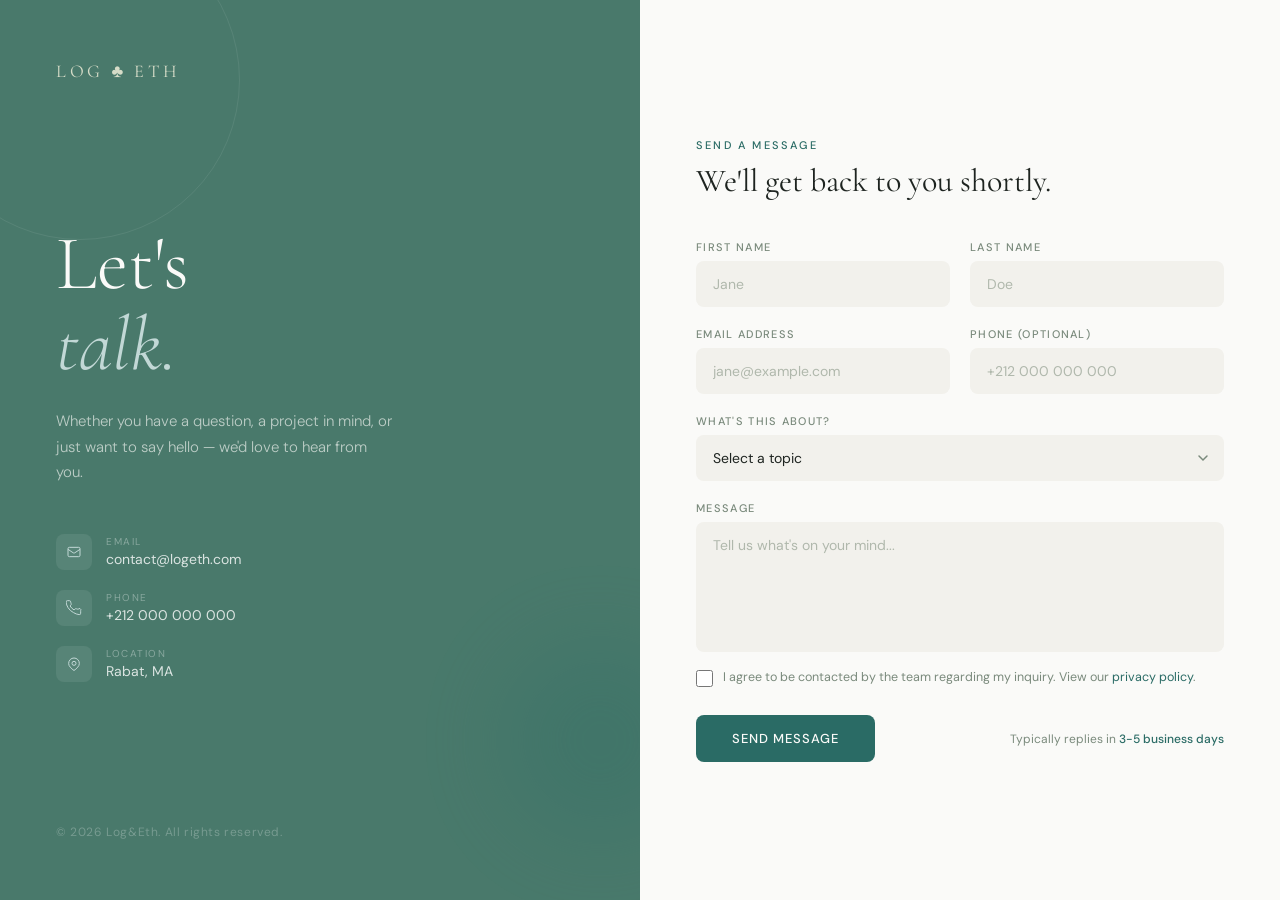
<file: 5-contact.html>
<!DOCTYPE html>
<html lang="en">
<head>
  <meta charset="UTF-8" />
  <meta name="viewport" content="width=device-width, initial-scale=1.0" />
  <title>Contact</title>
  <link href="https://fonts.googleapis.com/css2?family=Cormorant+Garamond:ital,wght@0,300;0,400;0,600;1,300&family=DM+Sans:wght@300;400;500&display=swap" rel="stylesheet" />
  <link rel="stylesheet" href="contact.css" />
</head>
<body>

  <!-- LEFT PANEL -->
  <div class="panel-left">
    <a href = "index.html" class="brand">Log ♣︎ Eth</a>

    <div class="left-content">
      <h1>Let's<br><em>talk.</em></h1>
      <p>Whether you have a question, a project in mind, or just want to say hello — we'd love to hear from you.</p>

      <div class="contact-info">
        <div class="info-item">
          <div class="info-icon">
            <svg viewBox="0 0 24 24"><path d="M3 8l7.89 5.26a2 2 0 002.22 0L21 8M5 19h14a2 2 0 002-2V7a2 2 0 00-2-2H5a2 2 0 00-2 2v10a2 2 0 002 2z"/></svg>
          </div>
          <div class="info-text">
            <span class="info-label">Email</span>
            <span class="info-value">contact@logeth.com</span>
          </div>
        </div>
        <div class="info-item">
          <div class="info-icon">
            <svg viewBox="0 0 24 24"><path d="M22 16.92v3a2 2 0 01-2.18 2 19.79 19.79 0 01-8.63-3.07A19.5 19.5 0 013.07 11.5 19.79 19.79 0 01.07 3 2 2 0 012.03 1h3a2 2 0 012 1.72 12.84 12.84 0 00.7 2.81 2 2 0 01-.45 2.11L6.09 8.9a16 16 0 006 6l1.27-1.27a2 2 0 012.11-.45 12.84 12.84 0 002.81.7A2 2 0 0122 15.92z"/></svg>
          </div>
          <div class="info-text">
            <span class="info-label">Phone</span>
            <span class="info-value">+212 000 000 000</span>
          </div>
        </div>
        <div class="info-item">
          <div class="info-icon">
            <svg viewBox="0 0 24 24"><path d="M17.657 16.657L13.414 20.9a1.998 1.998 0 01-2.827 0l-4.244-4.243a8 8 0 1111.314 0z"/><circle cx="12" cy="11" r="3"/></svg>
          </div>
          <div class="info-text">
            <span class="info-label">Location</span>
            <span class="info-value">Rabat, MA</span>
          </div>
        </div>
      </div>
    </div>

    <div class="left-footer">© 2026 Log&Eth. All rights reserved.</div>
  </div>

  <!-- RIGHT PANEL -->
  <div class="panel-right">
    <div class="form-header">
      <p class="eyebrow">Send a message</p>
      <h2>We'll get back to you shortly.</h2>
    </div>

    <form id="contactForm" onsubmit="handleSubmit(event)">
      <div class="form-grid">
        <div class="form-group">
          <label for="firstName">First Name</label>
          <input type="text" id="firstName" placeholder="Jane" required />
        </div>
        <div class="form-group">
          <label for="lastName">Last Name</label>
          <input type="text" id="lastName" placeholder="Doe" required />
        </div>
        <div class="form-group">
          <label for="email">Email Address</label>
          <input type="email" id="email" placeholder="jane@example.com" required />
        </div>
        <div class="form-group">
          <label for="phone">Phone (optional)</label>
          <input type="tel" id="phone" placeholder="+212 000 000 000" />
        </div>
      </div>

      <div class="subject-row form-group">
        <label for="subject">What's this about?</label>
        <select id="subject" required>
          <option value="" disabled selected>Select a topic</option>
          <option value="general">General Inquiry</option>
          <option value="project">New Project</option>
          <option value="support">Support</option>
          <option value="partnership">Partnership</option>
          <option value="other">Other</option>
        </select>
      </div>

      <div class="form-group" style="margin-bottom: 16px;">
        <label for="message">Message</label>
        <textarea id="message" placeholder="Tell us what's on your mind..." required></textarea>
      </div>

      <div class="checkbox-group">
        <input type="checkbox" id="consent" required />
        <span>I agree to be contacted by the team regarding my inquiry. View our <a href="#" style="color: var(--teal); text-decoration: none;">privacy policy</a>.</span>
      </div>

      <div class="submit-row">
        <button type="submit">Send Message</button>
        <p class="response-time">Typically replies in <span>3-5 business days</span></p>
      </div>
    </form>

    <div class="success-overlay" id="successMsg">
      <div class="success-icon">
        <svg viewBox="0 0 24 24"><polyline points="20 6 9 17 4 12"/></svg>
      </div>
      <h3>Message Sent!</h3>
      <p>Thank you for reaching out.<br>We'll be in touch within 3-5 business days.</p>
    </div>
  </div>

  <script>
    function handleSubmit(e) {
      e.preventDefault();
      const form = document.getElementById('contactForm');
      const success = document.getElementById('successMsg');
      form.style.animation = 'fadeUp 0.3s ease reverse both';
      setTimeout(() => {
        form.style.display = 'none';
        success.style.display = 'flex';
        success.style.animation = 'fadeUp 0.5s ease both';
      }, 280);
    }
  </script>
</body>
</html>
</file>
<file: contact.css>
:root {
  --white: #fafaf8;
  --off-white: #f2f1ec;
  --olive: #49796B;
  --olive-light: #6b7d57;
  --olive-pale: #d6dcc8;
  --teal: #2a6b65;
  --teal-light: #3d8f88;
  --teal-pale: #c2d8d6;
  --ink: #1e2420;
  --muted: #7a8a7c;
}

*, *::before, *::after { box-sizing: border-box; margin: 0; padding: 0; }

body {
  font-family: 'DM Sans', sans-serif;
  background-color: var(--white);
  color: var(--ink);
  min-height: 100vh;
  display: grid;
  grid-template-columns: 1fr 1fr;
  overflow: hidden;
}

/* LEFT PANEL */
.panel-left {
  background-color: var(--olive);
  padding: 60px 56px;
  display: flex;
  flex-direction: column;
  justify-content: space-between;
  position: relative;
  overflow: hidden;
}

.panel-left::before {
  content: '';
  position: absolute;
  top: -80px;
  left: -80px;
  width: 320px;
  height: 320px;
  border-radius: 50%;
  border: 1px solid rgba(255,255,255,0.08);
}

.panel-left::after {
  content: '';
  position: absolute;
  bottom: 60px;
  right: -60px;
  width: 200px;
  height: 200px;
  border-radius: 50%;
  background: var(--teal);
  opacity: 0.25;
  filter: blur(40px);
}

.brand {
  font-family: 'Cormorant Garamond', serif;
  font-size: 18px;
  font-weight: 400;
  letter-spacing: 0.2em;
  text-transform: uppercase;
  color: var(--olive-pale);
}

.left-content {
  position: relative;
  z-index: 1;
}

.left-content h1 {
  font-family: 'Cormorant Garamond', serif;
  font-size: clamp(48px, 6vw, 80px);
  font-weight: 300;
  line-height: 1.05;
  color: var(--white);
  margin-bottom: 24px;
}

.left-content h1 em {
  font-style: italic;
  color: var(--teal-pale);
}

.left-content p {
  font-size: 15px;
  font-weight: 300;
  line-height: 1.7;
  color: rgba(250,250,248,0.65);
  max-width: 340px;
  margin-bottom: 48px;
}

.contact-info {
  display: flex;
  flex-direction: column;
  gap: 20px;
}

.info-item {
  display: flex;
  align-items: center;
  gap: 14px;
}

.info-icon {
  width: 36px;
  height: 36px;
  background: rgba(255,255,255,0.08);
  border-radius: 8px;
  display: flex;
  align-items: center;
  justify-content: center;
  flex-shrink: 0;
}

.info-icon svg {
  width: 16px;
  height: 16px;
  stroke: var(--teal-pale);
  fill: none;
  stroke-width: 1.5;
}

.info-text {
  display: flex;
  flex-direction: column;
}

.info-label {
  font-size: 10px;
  letter-spacing: 0.15em;
  text-transform: uppercase;
  color: rgba(255,255,255,0.35);
  margin-bottom: 2px;
}

.info-value {
  font-size: 14px;
  font-weight: 400;
  color: rgba(255,255,255,0.8);
}

.left-footer {
  font-size: 12px;
  color: rgba(255,255,255,0.25);
  letter-spacing: 0.05em;
}

/* RIGHT PANEL */
.panel-right {
  background-color: var(--white);
  padding: 60px 56px;
  display: flex;
  flex-direction: column;
  justify-content: center;
  overflow-y: auto;
}

.form-header {
  margin-bottom: 40px;
}

.form-header .eyebrow {
  font-size: 11px;
  letter-spacing: 0.2em;
  text-transform: uppercase;
  color: var(--teal);
  font-weight: 500;
  margin-bottom: 10px;
}

.form-header h2 {
  font-family: 'Cormorant Garamond', serif;
  font-size: 32px;
  font-weight: 400;
  color: var(--ink);
  line-height: 1.2;
}

.form-grid {
  display: grid;
  grid-template-columns: 1fr 1fr;
  gap: 20px;
  margin-bottom: 20px;
}

.form-group {
  display: flex;
  flex-direction: column;
  gap: 7px;
}

.form-group.full {
  grid-column: 1 / -1;
}

label {
  font-size: 11px;
  font-weight: 500;
  letter-spacing: 0.12em;
  text-transform: uppercase;
  color: var(--muted);
}

input, textarea, select {
  font-family: 'DM Sans', sans-serif;
  font-size: 14px;
  font-weight: 400;
  color: var(--ink);
  background: var(--off-white);
  border: 1.5px solid transparent;
  border-radius: 8px;
  padding: 13px 16px;
  outline: none;
  transition: border-color 0.2s, background 0.2s;
  width: 100%;
  resize: none;
}

input::placeholder, textarea::placeholder {
  color: #b0b8ac;
}

input:focus, textarea:focus, select:focus {
  background: var(--white);
  border-color: var(--teal);
}

textarea {
  height: 130px;
}

.subject-row {
  margin-bottom: 20px;
}

select {
  cursor: pointer;
  appearance: none;
  background-image: url("data:image/svg+xml,%3Csvg xmlns='http://www.w3.org/2000/svg' width='12' height='12' viewBox='0 0 12 12'%3E%3Cpath d='M2 4l4 4 4-4' stroke='%237a8a7c' stroke-width='1.5' fill='none' stroke-linecap='round'/%3E%3C/svg%3E");
  background-repeat: no-repeat;
  background-position: right 14px center;
}

.checkbox-group {
  display: flex;
  align-items: flex-start;
  gap: 10px;
  margin: 4px 0 28px;
}

.checkbox-group input[type="checkbox"] {
  width: 17px;
  height: 17px;
  min-width: 17px;
  background: var(--off-white);
  border: 1.5px solid var(--olive-pale);
  border-radius: 4px;
  padding: 0;
  cursor: pointer;
  accent-color: var(--teal);
  margin-top: 2px;
}

.checkbox-group span {
  font-size: 12.5px;
  color: var(--muted);
  line-height: 1.55;
}

.submit-row {
  display: flex;
  align-items: center;
  justify-content: space-between;
}

button[type="submit"] {
  font-family: 'DM Sans', sans-serif;
  font-size: 13px;
  font-weight: 500;
  letter-spacing: 0.08em;
  text-transform: uppercase;
  color: var(--white);
  background: var(--teal);
  border: none;
  border-radius: 8px;
  padding: 15px 36px;
  cursor: pointer;
  transition: background 0.2s, transform 0.15s;
  position: relative;
  overflow: hidden;
}

button[type="submit"]:hover {
  background: var(--olive);
  transform: translateY(-1px);
}

button[type="submit"]:active {
  transform: translateY(0);
}

.response-time {
  font-size: 12px;
  color: var(--muted);
}

.response-time span {
  color: var(--teal);
  font-weight: 500;
}

/* Decorative line */
.divider {
  height: 1px;
  background: linear-gradient(to right, var(--olive-pale), transparent);
  margin: 28px 0;
}

/* SUCCESS STATE */
.success-overlay {
  display: none;
  flex-direction: column;
  align-items: center;
  justify-content: center;
  text-align: center;
  padding: 40px;
}

.success-icon {
  width: 64px;
  height: 64px;
  background: var(--teal-pale);
  border-radius: 50%;
  display: flex;
  align-items: center;
  justify-content: center;
  margin-bottom: 24px;
}

.success-icon svg {
  width: 28px;
  height: 28px;
  stroke: var(--teal);
  fill: none;
  stroke-width: 2;
}

.success-overlay h3 {
  font-family: 'Cormorant Garamond', serif;
  font-size: 28px;
  font-weight: 400;
  margin-bottom: 12px;
}

.success-overlay p {
  font-size: 14px;
  color: var(--muted);
  line-height: 1.6;
}

/* Animations */
@keyframes fadeUp {
  from { opacity: 0; transform: translateY(16px); }
  to { opacity: 1; transform: translateY(0); }
}

.panel-left > * { animation: fadeUp 0.6s ease both; }
.panel-left > *:nth-child(1) { animation-delay: 0.1s; }
.panel-left > *:nth-child(2) { animation-delay: 0.25s; }
.panel-left > *:nth-child(3) { animation-delay: 0.4s; }

.panel-right > * { animation: fadeUp 0.6s ease both; animation-delay: 0.3s; }

/* Responsive */
@media (max-width: 768px) {
  body {
    grid-template-columns: 1fr;
    grid-template-rows: auto 1fr;
    overflow: auto;
  }
  .panel-left {
    padding: 40px 32px;
    min-height: auto;
  }
  .left-content h1 { font-size: 42px; }
  .panel-right { padding: 40px 32px; }
  .form-grid { grid-template-columns: 1fr; }
  .left-footer { display: none; }
}

a.brand {
    text-decoration: none;
}
</file>
